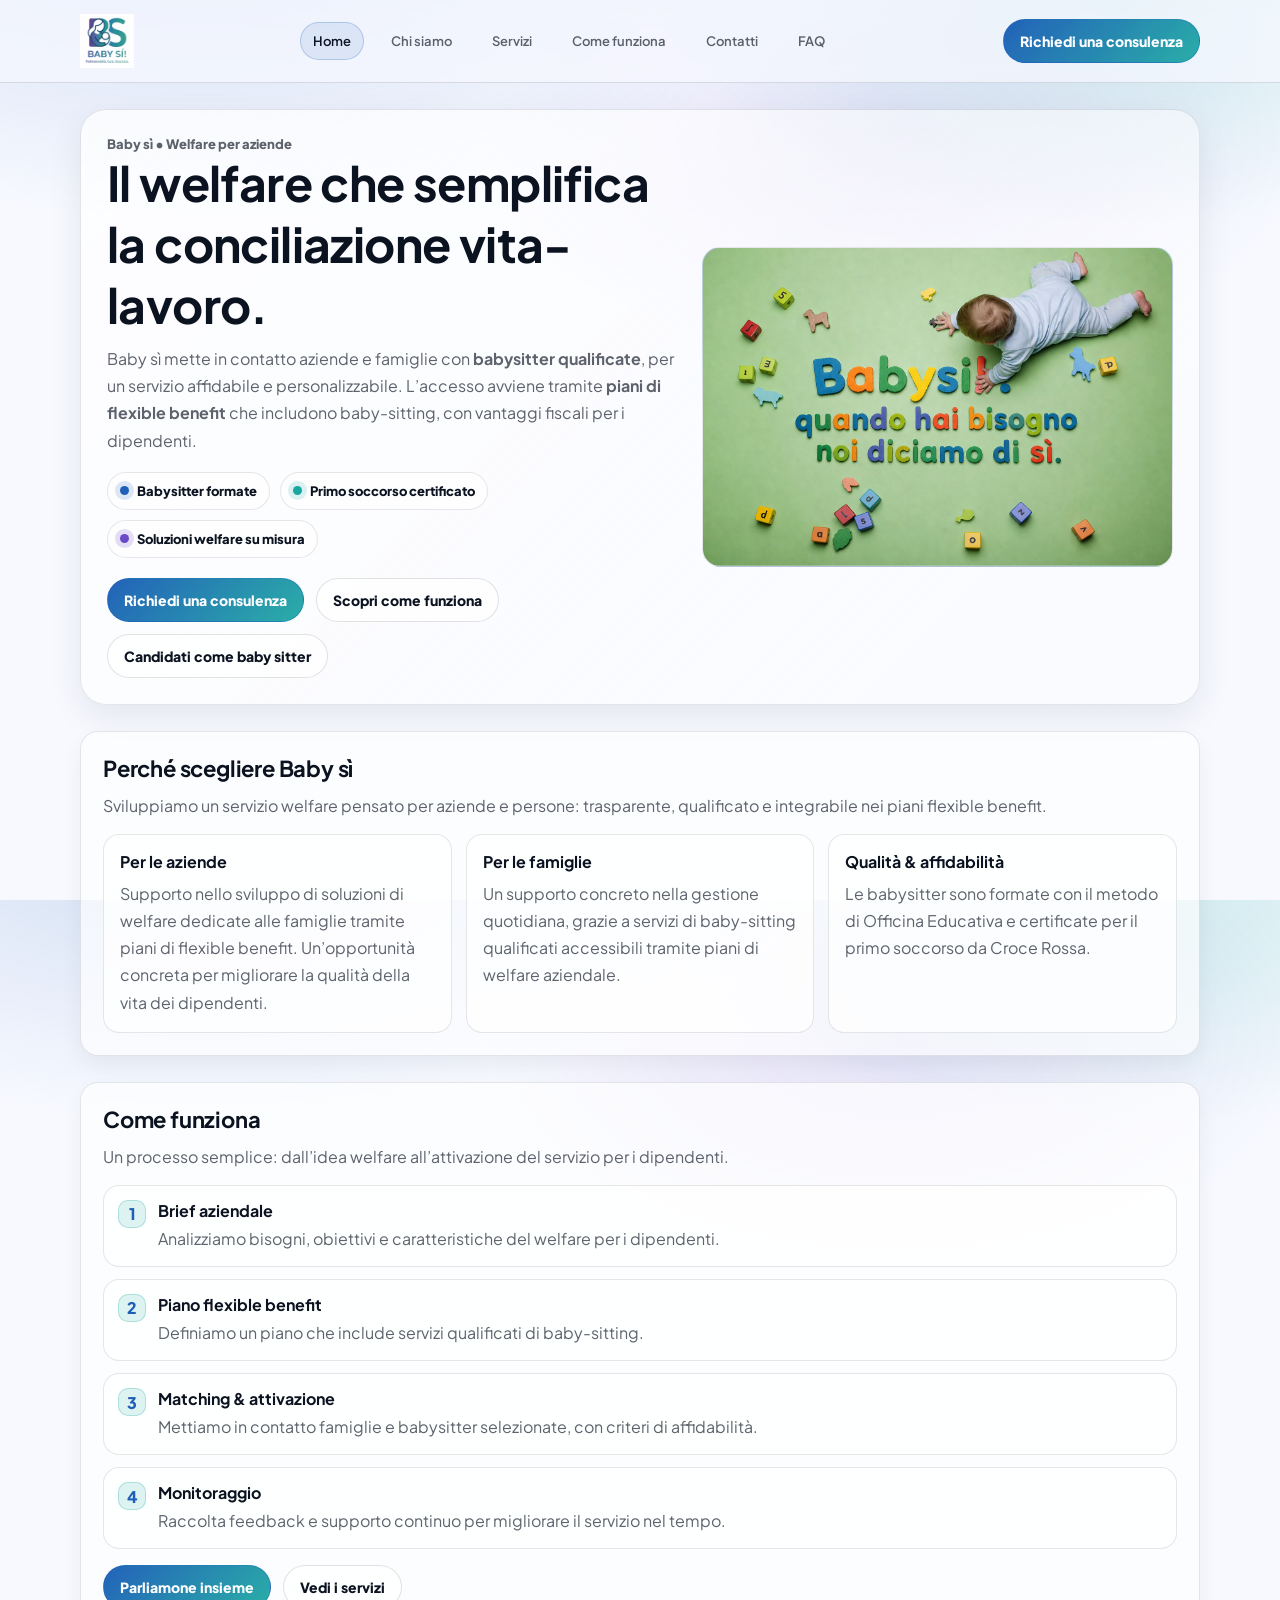
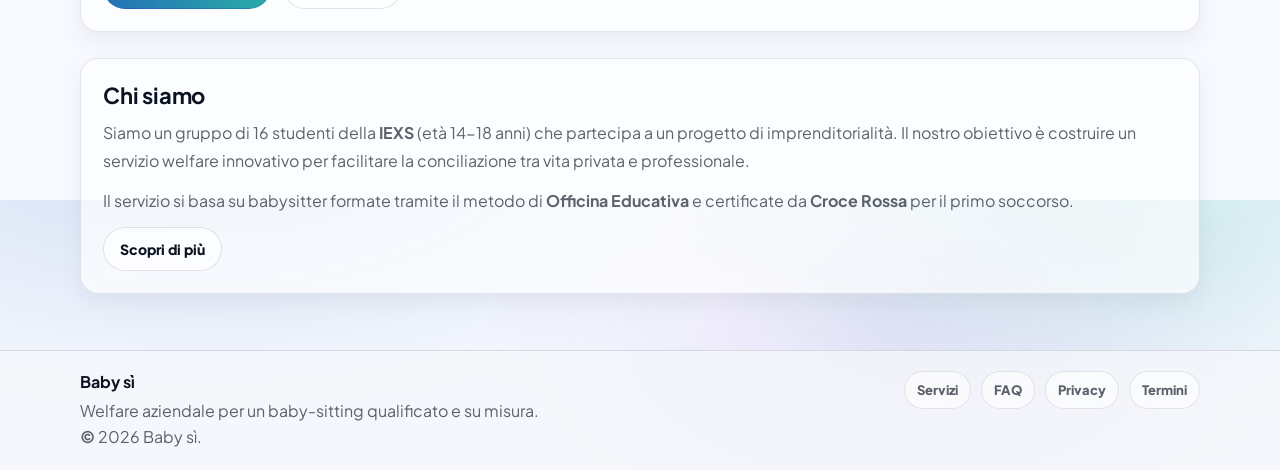
<file: index.html>
<!doctype html>
<html lang="it">
<head>
  <meta charset="utf-8" />
  <meta name="viewport" content="width=device-width, initial-scale=1" />
  <title>Baby sì - Welfare aziendale per babysitting qualificato</title>
  <link rel="preconnect" href="https://fonts.googleapis.com" />
  <link rel="preconnect" href="https://fonts.gstatic.com" crossorigin />
  <link href="https://fonts.googleapis.com/css2?family=Plus+Jakarta+Sans:wght@600;700;800;900&display=swap" rel="stylesheet" />
  <link rel="stylesheet" href="styles.css" />
</head>
<body>
  <header>
    <div class="container nav">
      <a class="brand" href="index.html" aria-label="Baby sì - Home">
        <div class="brand-mark">
          <img
            src="1.png"
            alt="Logo Baby sì"
          />
        </div>
        <div class="brand-title">
          <strong>Baby sì</strong>
          <span>Welfare aziendale per famiglie</span>
        </div>
      </a>

      <nav aria-label="Navigazione principale">
        <ul>
          <li><a id="home-link" href="index.html" aria-current="page">Home</a></li>
          <li><a id="chi-link" href="chi-siamo.html">Chi siamo</a></li>
          <li><a id="servizi-link" href="servizi.html">Servizi</a></li>
          <li><a id="come-link" href="come-funziona.html">Come funziona</a></li>
          <li><a id="contatti-link" href="contatti.html">Contatti</a></li>
          <li><a id="faq-link" href="faq.html">FAQ</a></li>
        </ul>
      </nav>

      <div class="cta-row">
        <a class="btn btn-primary" href="contatti.html">Richiedi una consulenza</a>
      </div>
    </div>
  </header>

  <main>
    <div class="container">
      <section class="hero" aria-label="Hero">
        <div class="hero-grid">
          <div>
            <div class="breadcrumbs">Baby sì • Welfare per aziende</div>
            <h1>Il welfare che semplifica la conciliazione vita-lavoro.</h1>
            <p>
              Baby sì mette in contatto aziende e famiglie con <strong>babysitter qualificate</strong>,
              per un servizio affidabile e personalizzabile. L’accesso avviene tramite <strong>piani di flexible benefit</strong>
              che includono baby-sitting, con vantaggi fiscali per i dipendenti.
            </p>

            <div class="tag-row" aria-label="Punti di forza">
              <span class="tag"><span class="dot"></span>Babysitter formate</span>
              <span class="tag"><span class="dot green"></span>Primo soccorso certificato</span>
              <span class="tag"><span class="dot amber"></span>Soluzioni welfare su misura</span>
            </div>

            <div style="display:flex; gap:12px; flex-wrap:wrap;">
              <a class="btn btn-primary" href="contatti.html">Richiedi una consulenza</a>
              <a class="btn" href="come-funziona.html">Scopri come funziona</a>
              <a class="btn" href="contatti.html#candidatura-babysitter">Candidati come baby sitter</a>
            </div>
          </div>

          <div class="hero-visual" aria-hidden="true">
            <img
              src="foto.png"
              alt="Bambini e giochi"
            />
          </div>
        </div>
      </section>

      <section class="section" aria-label="Perché Baby sì">
        <h2>Perché scegliere Baby sì</h2>
        <p>
          Sviluppiamo un servizio welfare pensato per aziende e persone: trasparente, qualificato e integrabile
          nei piani flexible benefit.
        </p>

        <div class="grid-3">
          <article class="card">
            <h3>Per le aziende</h3>
            <p>
              Supporto nello sviluppo di soluzioni di welfare dedicate alle famiglie tramite piani di flexible benefit.
              Un’opportunità concreta per migliorare la qualità della vita dei dipendenti.
            </p>
          </article>
          <article class="card">
            <h3>Per le famiglie</h3>
            <p>
              Un supporto concreto nella gestione quotidiana, grazie a servizi di baby-sitting qualificati
              accessibili tramite piani di welfare aziendale.
            </p>
          </article>
          <article class="card">
            <h3>Qualità & affidabilità</h3>
            <p>
              Le babysitter sono formate con il metodo di Officina Educativa e certificate per il primo soccorso
              da Croce Rossa.
            </p>
          </article>
        </div>
      </section>

      <section class="section" aria-label="Come funziona in breve">
        <h2>Come funziona</h2>
        <p>Un processo semplice: dall’idea welfare all’attivazione del servizio per i dipendenti.</p>
        <div class="list">
          <div class="list-item">
            <div class="check">1</div>
            <div>
              <h3>Brief aziendale</h3>
              <p>Analizziamo bisogni, obiettivi e caratteristiche del welfare per i dipendenti.</p>
            </div>
          </div>
          <div class="list-item">
            <div class="check">2</div>
            <div>
              <h3>Piano flexible benefit</h3>
              <p>Definiamo un piano che include servizi qualificati di baby-sitting.</p>
            </div>
          </div>
          <div class="list-item">
            <div class="check">3</div>
            <div>
              <h3>Matching & attivazione</h3>
              <p>Mettiamo in contatto famiglie e babysitter selezionate, con criteri di affidabilità.</p>
            </div>
          </div>
          <div class="list-item">
            <div class="check">4</div>
            <div>
              <h3>Monitoraggio</h3>
              <p>Raccolta feedback e supporto continuo per migliorare il servizio nel tempo.</p>
            </div>
          </div>
        </div>

        <div style="margin-top:16px; display:flex; gap:12px; flex-wrap:wrap;">
          <a class="btn btn-primary" href="contatti.html">Parliamone insieme</a>
          <a class="btn" href="servizi.html">Vedi i servizi</a>
        </div>
      </section>

      <section class="section" aria-label="Chi siamo">
        <h2>Chi siamo</h2>
        <p>
          Siamo un gruppo di 16 studenti della <strong>IEXS</strong> (età 14-18 anni) che partecipa a un progetto
          di imprenditorialità. Il nostro obiettivo è costruire un servizio welfare innovativo per facilitare
          la conciliazione tra vita privata e professionale.
        </p>
        <p>
          Il servizio si basa su babysitter formate tramite il metodo di <strong>Officina Educativa</strong> e certificate
          da <strong>Croce Rossa</strong> per il primo soccorso.
        </p>
        <a class="btn" href="chi-siamo.html">Scopri di più</a>
      </section>
    </div>
  </main>

  <footer>
    <div class="container footer-grid">
      <div>
        <strong>Baby sì</strong>
        <p>
          Welfare aziendale per un baby-sitting qualificato e su misura.
          <br />
          <span style="font-weight:800;">©</span> <span id="year"></span> Baby sì.
        </p>
      </div>
      <div class="footer-links" aria-label="Link utili">
        <a href="servizi.html">Servizi</a>
        <a href="faq.html">FAQ</a>
        <a href="privacy.html">Privacy</a>
        <a href="termini.html">Termini</a>
      </div>
    </div>
  </footer>

  <script defer src="app.js"></script>
  <script>
    // Piccolo helper per l'anno corrente.
    const y = document.getElementById("year");
    if(y) y.textContent = String(new Date().getFullYear());
  </script>
</body>
</html>
</file>
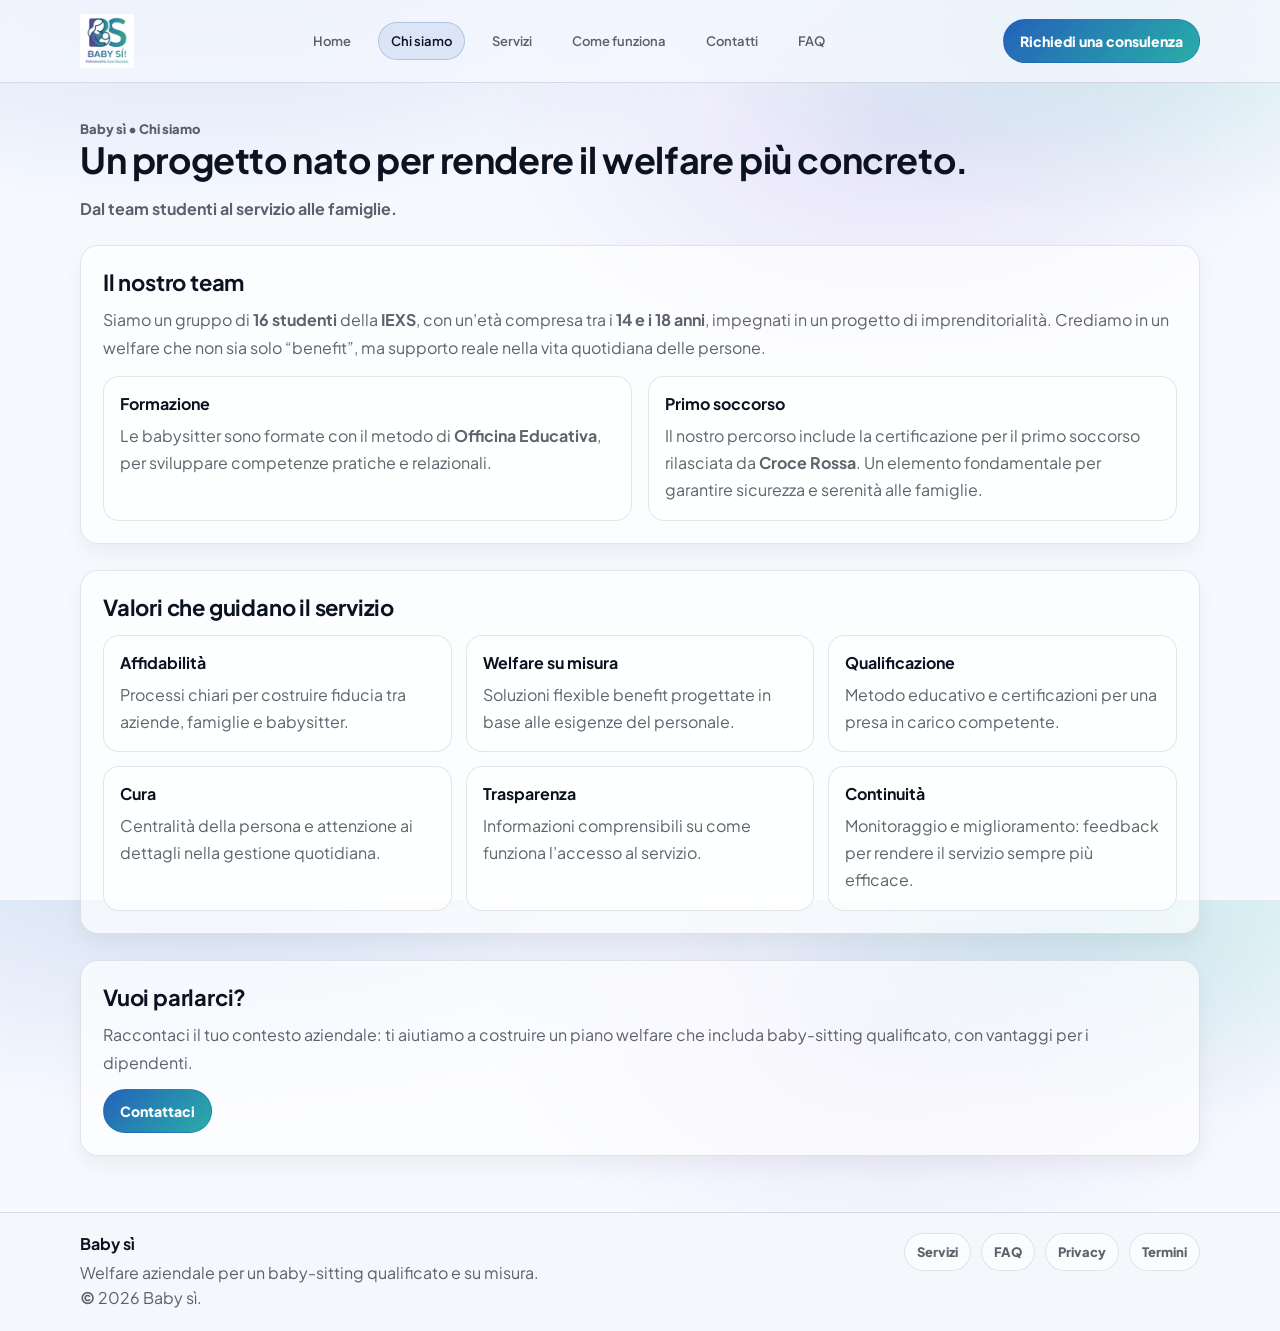
<file: chi-siamo.html>
<!doctype html>
<html lang="it">
<head>
  <meta charset="utf-8" />
  <meta name="viewport" content="width=device-width, initial-scale=1" />
  <title>Chi siamo - Baby sì</title>
  <link rel="preconnect" href="https://fonts.googleapis.com" />
  <link rel="preconnect" href="https://fonts.gstatic.com" crossorigin />
  <link href="https://fonts.googleapis.com/css2?family=Plus+Jakarta+Sans:wght@600;700;800;900&display=swap" rel="stylesheet" />
  <link rel="stylesheet" href="styles.css" />
</head>
<body>
  <header>
    <div class="container nav">
      <a class="brand" href="index.html" aria-label="Baby sì - Home">
        <div class="brand-mark">
          <img
            src="1.png"
            alt="Logo Baby sì"
          />
        </div>
        <div class="brand-title">
          <strong>Baby sì</strong>
          <span>Welfare aziendale per famiglie</span>
        </div>
      </a>

      <nav aria-label="Navigazione principale">
        <ul>
          <li><a id="home-link" href="index.html">Home</a></li>
          <li><a id="chi-link" href="chi-siamo.html" aria-current="page">Chi siamo</a></li>
          <li><a id="servizi-link" href="servizi.html">Servizi</a></li>
          <li><a id="come-link" href="come-funziona.html">Come funziona</a></li>
          <li><a id="contatti-link" href="contatti.html">Contatti</a></li>
          <li><a id="faq-link" href="faq.html">FAQ</a></li>
        </ul>
      </nav>

      <div class="cta-row">
        <a class="btn btn-primary" href="contatti.html">Richiedi una consulenza</a>
      </div>
    </div>
  </header>

  <main>
    <div class="container">
      <div class="page-title">
        <div>
          <div class="breadcrumbs">Baby sì • Chi siamo</div>
          <h1>Un progetto nato per rendere il welfare più concreto.</h1>
        </div>
        <p>Dal team studenti al servizio alle famiglie.</p>
      </div>

      <section class="section">
        <h2>Il nostro team</h2>
        <p>
          Siamo un gruppo di <strong>16 studenti</strong> della <strong>IEXS</strong>, con un’età compresa tra i
          <strong>14 e i 18 anni</strong>, impegnati in un progetto di imprenditorialità.
          Crediamo in un welfare che non sia solo “benefit”, ma supporto reale nella vita quotidiana delle persone.
        </p>

        <div class="two-col">
          <article class="card">
            <h3>Formazione</h3>
            <p>
              Le babysitter sono formate con il metodo di <strong>Officina Educativa</strong>, per sviluppare
              competenze pratiche e relazionali.
            </p>
          </article>
          <article class="card">
            <h3>Primo soccorso</h3>
            <p>
              Il nostro percorso include la certificazione per il primo soccorso rilasciata da <strong>Croce Rossa</strong>.
              Un elemento fondamentale per garantire sicurezza e serenità alle famiglie.
            </p>
          </article>
        </div>
      </section>

      <section class="section">
        <h2>Valori che guidano il servizio</h2>
        <div class="grid-3">
          <article class="card">
            <h3>Affidabilità</h3>
            <p>Processi chiari per costruire fiducia tra aziende, famiglie e babysitter.</p>
          </article>
          <article class="card">
            <h3>Welfare su misura</h3>
            <p>Soluzioni flexible benefit progettate in base alle esigenze del personale.</p>
          </article>
          <article class="card">
            <h3>Qualificazione</h3>
            <p>Metodo educativo e certificazioni per una presa in carico competente.</p>
          </article>
          <article class="card">
            <h3>Cura</h3>
            <p>Centralità della persona e attenzione ai dettagli nella gestione quotidiana.</p>
          </article>
          <article class="card">
            <h3>Trasparenza</h3>
            <p>Informazioni comprensibili su come funziona l’accesso al servizio.</p>
          </article>
          <article class="card">
            <h3>Continuità</h3>
            <p>Monitoraggio e miglioramento: feedback per rendere il servizio sempre più efficace.</p>
          </article>
        </div>
      </section>

      <section class="section">
        <h2>Vuoi parlarci?</h2>
        <p>
          Raccontaci il tuo contesto aziendale: ti aiutiamo a costruire un piano welfare che includa baby-sitting
          qualificato, con vantaggi per i dipendenti.
        </p>
        <a class="btn btn-primary" href="contatti.html">Contattaci</a>
      </section>
    </div>
  </main>

  <footer>
    <div class="container footer-grid">
      <div>
        <strong>Baby sì</strong>
        <p>
          Welfare aziendale per un baby-sitting qualificato e su misura.
          <br />
          <span style="font-weight:800;">©</span> <span id="year"></span> Baby sì.
        </p>
      </div>
      <div class="footer-links" aria-label="Link utili">
        <a href="servizi.html">Servizi</a>
        <a href="faq.html">FAQ</a>
        <a href="privacy.html">Privacy</a>
        <a href="termini.html">Termini</a>
      </div>
    </div>
  </footer>

  <script defer src="app.js"></script>
  <script>
    const y = document.getElementById("year");
    if(y) y.textContent = String(new Date().getFullYear());
  </script>
</body>
</html>
</file>
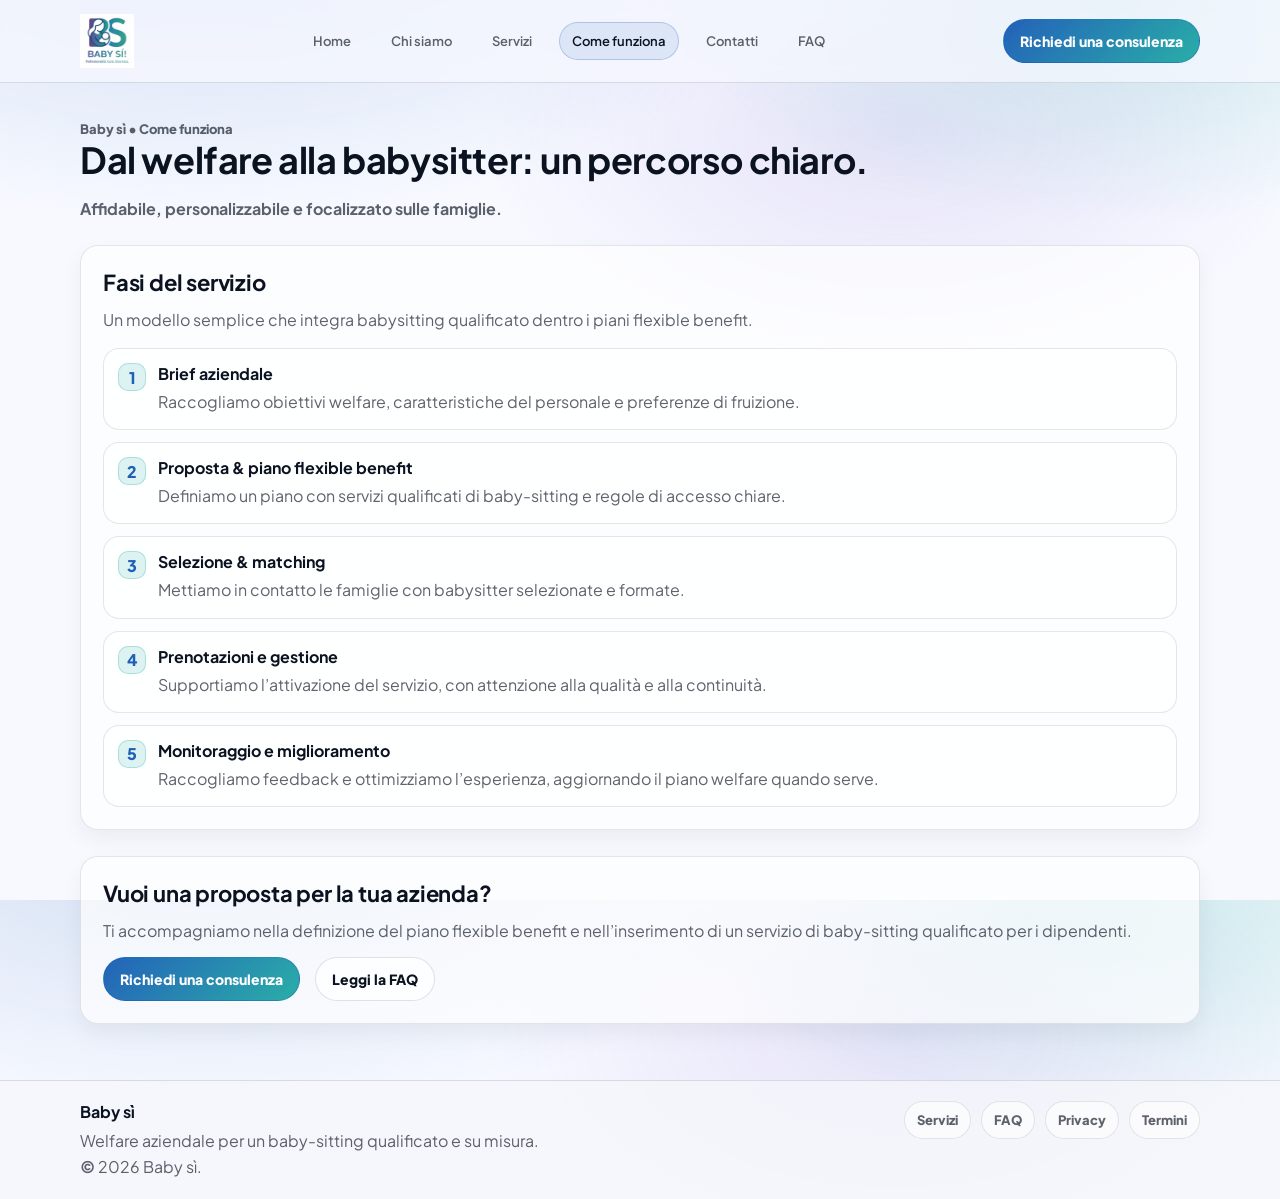
<file: come-funziona.html>
<!doctype html>
<html lang="it">
<head>
  <meta charset="utf-8" />
  <meta name="viewport" content="width=device-width, initial-scale=1" />
  <title>Come funziona - Baby sì</title>
  <link rel="preconnect" href="https://fonts.googleapis.com" />
  <link rel="preconnect" href="https://fonts.gstatic.com" crossorigin />
  <link href="https://fonts.googleapis.com/css2?family=Plus+Jakarta+Sans:wght@600;700;800;900&display=swap" rel="stylesheet" />
  <link rel="stylesheet" href="styles.css" />
</head>
<body>
  <header>
    <div class="container nav">
      <a class="brand" href="index.html" aria-label="Baby sì - Home">
        <div class="brand-mark">
          <img
            src=1.png
            alt="Logo Baby sì"
          />
        </div>
        <div class="brand-title">
          <strong>Baby sì</strong>
          <span>Welfare aziendale per famiglie</span>
        </div>
      </a>

      <nav aria-label="Navigazione principale">
        <ul>
          <li><a id="home-link" href="index.html">Home</a></li>
          <li><a id="chi-link" href="chi-siamo.html">Chi siamo</a></li>
          <li><a id="servizi-link" href="servizi.html">Servizi</a></li>
          <li><a id="come-link" href="come-funziona.html" aria-current="page">Come funziona</a></li>
          <li><a id="contatti-link" href="contatti.html">Contatti</a></li>
          <li><a id="faq-link" href="faq.html">FAQ</a></li>
        </ul>
      </nav>

      <div class="cta-row">
        <a class="btn btn-primary" href="contatti.html">Richiedi una consulenza</a>
      </div>
    </div>
  </header>

  <main>
    <div class="container">
      <div class="page-title">
        <div>
          <div class="breadcrumbs">Baby sì • Come funziona</div>
          <h1>Dal welfare alla babysitter: un percorso chiaro.</h1>
        </div>
        <p>Affidabile, personalizzabile e focalizzato sulle famiglie.</p>
      </div>

      <section class="section">
        <h2>Fasi del servizio</h2>
        <p>Un modello semplice che integra babysitting qualificato dentro i piani flexible benefit.</p>
        <div class="list">
          <div class="list-item">
            <div class="check">1</div>
            <div>
              <h3>Brief aziendale</h3>
              <p>Raccogliamo obiettivi welfare, caratteristiche del personale e preferenze di fruizione.</p>
            </div>
          </div>
          <div class="list-item">
            <div class="check">2</div>
            <div>
              <h3>Proposta & piano flexible benefit</h3>
              <p>Definiamo un piano con servizi qualificati di baby-sitting e regole di accesso chiare.</p>
            </div>
          </div>
          <div class="list-item">
            <div class="check">3</div>
            <div>
              <h3>Selezione & matching</h3>
              <p>Mettiamo in contatto le famiglie con babysitter selezionate e formate.</p>
            </div>
          </div>
          <div class="list-item">
            <div class="check">4</div>
            <div>
              <h3>Prenotazioni e gestione</h3>
              <p>Supportiamo l’attivazione del servizio, con attenzione alla qualità e alla continuità.</p>
            </div>
          </div>
          <div class="list-item">
            <div class="check">5</div>
            <div>
              <h3>Monitoraggio e miglioramento</h3>
              <p>Raccogliamo feedback e ottimizziamo l’esperienza, aggiornando il piano welfare quando serve.</p>
            </div>
          </div>
        </div>
      </section>

      <section class="section">
        <h2>Vuoi una proposta per la tua azienda?</h2>
        <p>
          Ti accompagniamo nella definizione del piano flexible benefit e nell’inserimento di un servizio
          di baby-sitting qualificato per i dipendenti.
        </p>
        <a class="btn btn-primary" href="contatti.html">Richiedi una consulenza</a>
        <a class="btn" href="faq.html" style="margin-left:12px;">Leggi la FAQ</a>
      </section>
    </div>
  </main>

  <footer>
    <div class="container footer-grid">
      <div>
        <strong>Baby sì</strong>
        <p>
          Welfare aziendale per un baby-sitting qualificato e su misura.
          <br />
          <span style="font-weight:800;">©</span> <span id="year"></span> Baby sì.
        </p>
      </div>
      <div class="footer-links" aria-label="Link utili">
        <a href="servizi.html">Servizi</a>
        <a href="faq.html">FAQ</a>
        <a href="privacy.html">Privacy</a>
        <a href="termini.html">Termini</a>
      </div>
    </div>
  </footer>

  <script defer src="app.js"></script>
  <script>
    const y = document.getElementById("year");
    if(y) y.textContent = String(new Date().getFullYear());
  </script>
</body>
</html>
</file>
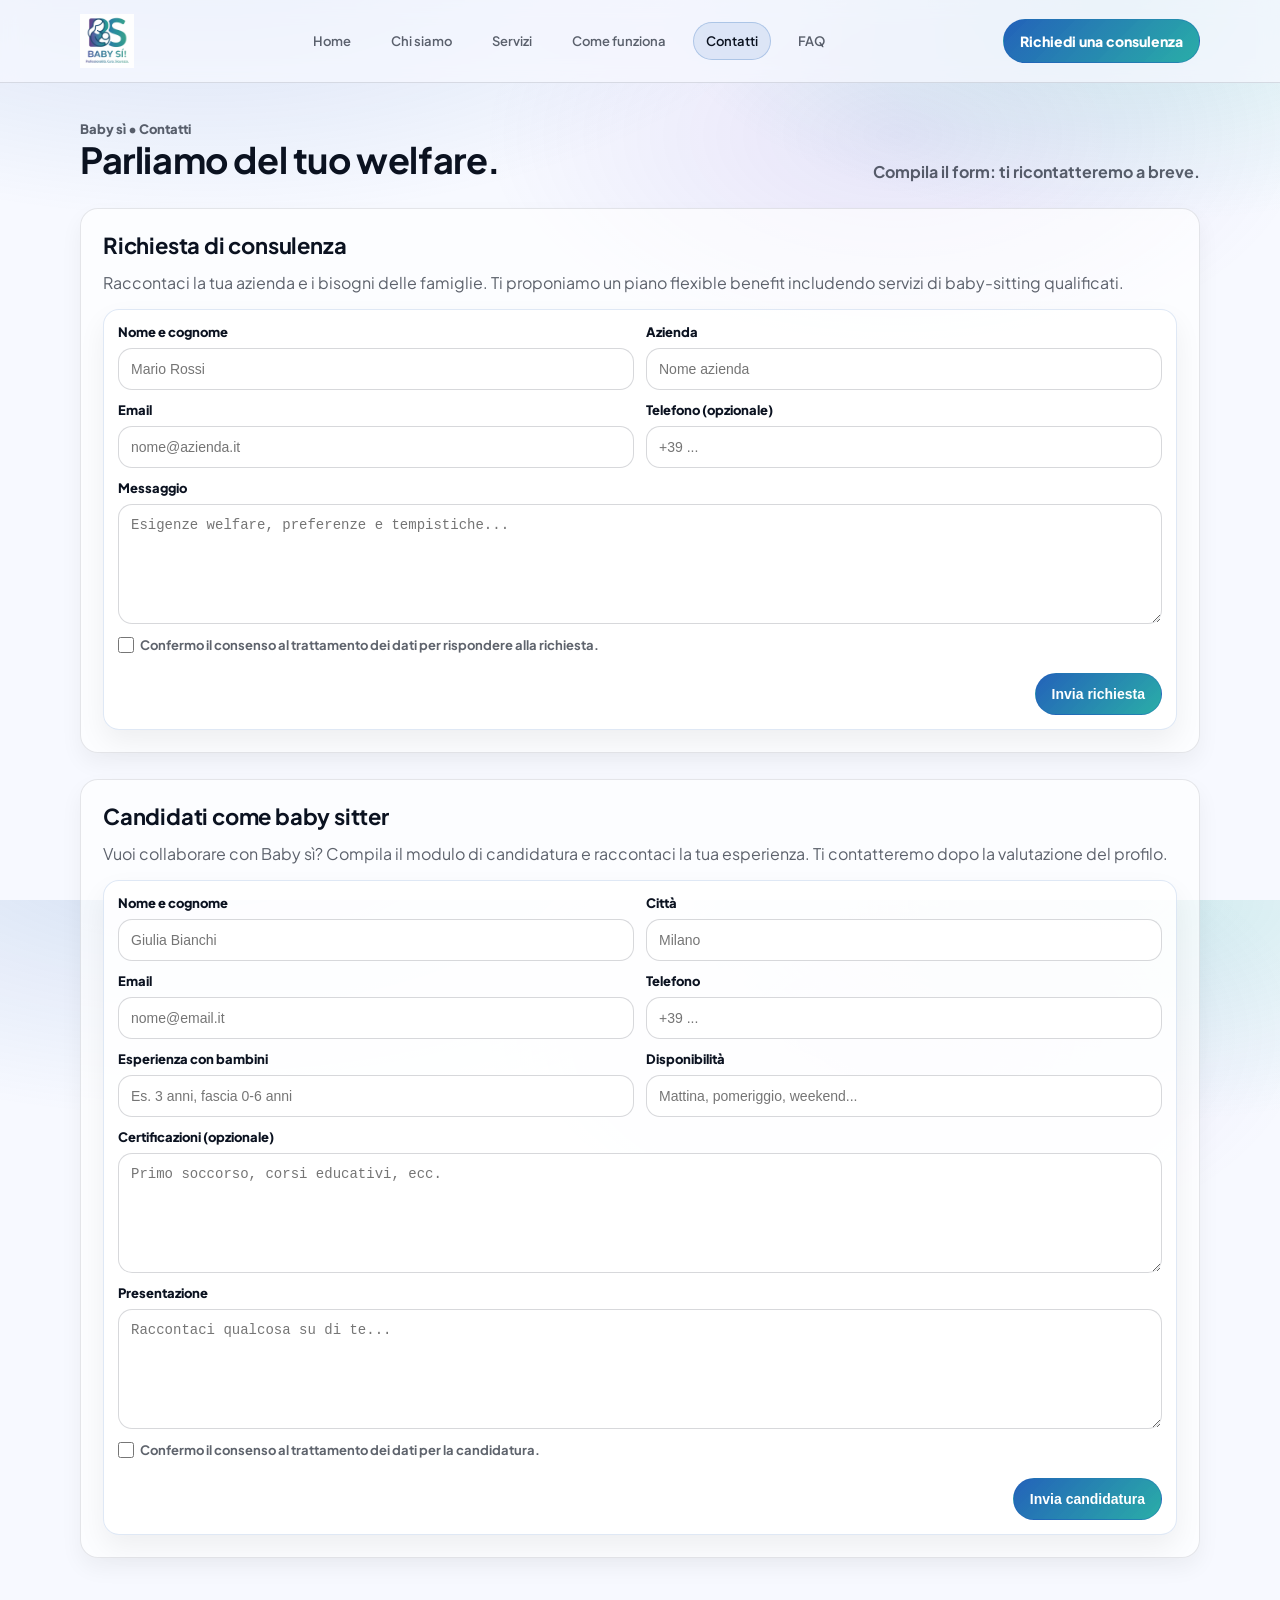
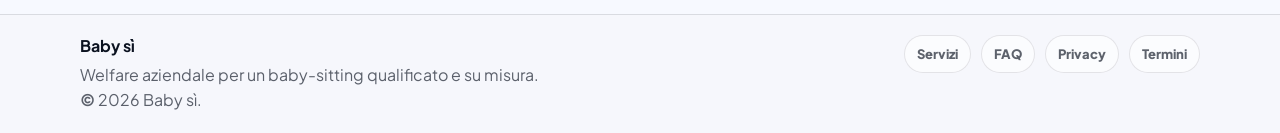
<file: contatti.html>
<!doctype html>
<html lang="it">
<head>
  <meta charset="utf-8" />
  <meta name="viewport" content="width=device-width, initial-scale=1" />
  <title>Contatti - Baby sì</title>
  <link rel="preconnect" href="https://fonts.googleapis.com" />
  <link rel="preconnect" href="https://fonts.gstatic.com" crossorigin />
  <link href="https://fonts.googleapis.com/css2?family=Plus+Jakarta+Sans:wght@600;700;800;900&display=swap" rel="stylesheet" />
  <link rel="stylesheet" href="styles.css" />
</head>
<body>
  <header>
    <div class="container nav">
      <a class="brand" href="index.html" aria-label="Baby sì - Home">
        <div class="brand-mark">
          <img
            src="1.png"
            alt="Logo Baby sì"
          />
        </div>
        <div class="brand-title">
          <strong>Baby sì</strong>
          <span>Welfare aziendale per famiglie</span>
        </div>
      </a>

      <nav aria-label="Navigazione principale">
        <ul>
          <li><a id="home-link" href="index.html">Home</a></li>
          <li><a id="chi-link" href="chi-siamo.html">Chi siamo</a></li>
          <li><a id="servizi-link" href="servizi.html">Servizi</a></li>
          <li><a id="come-link" href="come-funziona.html">Come funziona</a></li>
          <li><a id="contatti-link" href="contatti.html" aria-current="page">Contatti</a></li>
          <li><a id="faq-link" href="faq.html">FAQ</a></li>
        </ul>
      </nav>

      <div class="cta-row">
        <a class="btn btn-primary" href="#contact-form">Richiedi una consulenza</a>
      </div>
    </div>
  </header>

  <main>
    <div class="container">
      <div class="page-title">
        <div>
          <div class="breadcrumbs">Baby sì • Contatti</div>
          <h1>Parliamo del tuo welfare.</h1>
        </div>
        <p>Compila il form: ti ricontatteremo a breve.</p>
      </div>

      <section class="section" aria-label="Modulo contatti">
        <h2>Richiesta di consulenza</h2>
        <p>
          Raccontaci la tua azienda e i bisogni delle famiglie. Ti proponiamo un piano flexible benefit
          includendo servizi di baby-sitting qualificati.
        </p>

        <form id="contact-form">
          <label>
            Nome e cognome
            <input type="text" name="name" placeholder="Mario Rossi" required />
          </label>
          <label>
            Azienda
            <input type="text" name="company" placeholder="Nome azienda" required />
          </label>

          <label>
            Email
            <input type="email" name="email" placeholder="nome@azienda.it" required />
          </label>
          <label>
            Telefono (opzionale)
            <input type="tel" name="phone" placeholder="+39 ..." />
          </label>

          <label style="grid-column: 1 / -1;">
            Messaggio
            <textarea name="message" placeholder="Esigenze welfare, preferenze e tempistiche..." required></textarea>
          </label>

          <label class="consent-row" style="grid-column: 1 / -1;">
            <input type="checkbox" name="consent" />
            <span>Confermo il consenso al trattamento dei dati per rispondere alla richiesta.</span>
          </label>

          <div class="form-actions">
            <button class="btn btn-primary" type="submit">Invia richiesta</button>
          </div>

          <div id="contact-status" class="error" aria-live="polite" style="grid-column: 1 / -1; display:none;"></div>
        </form>
      </section>

      <section id="candidatura-babysitter" class="section" aria-label="Candidatura babysitter">
        <h2>Candidati come baby sitter</h2>
        <p>
          Vuoi collaborare con Baby sì? Compila il modulo di candidatura e raccontaci la tua esperienza.
          Ti contatteremo dopo la valutazione del profilo.
        </p>

        <form id="babysitter-form">
          <label>
            Nome e cognome
            <input type="text" name="name" placeholder="Giulia Bianchi" required />
          </label>
          <label>
            Città
            <input type="text" name="city" placeholder="Milano" required />
          </label>

          <label>
            Email
            <input type="email" name="email" placeholder="nome@email.it" required />
          </label>
          <label>
            Telefono
            <input type="tel" name="phone" placeholder="+39 ..." required />
          </label>

          <label>
            Esperienza con bambini
            <input type="text" name="experience" placeholder="Es. 3 anni, fascia 0-6 anni" required />
          </label>
          <label>
            Disponibilità
            <input type="text" name="availability" placeholder="Mattina, pomeriggio, weekend..." required />
          </label>

          <label style="grid-column: 1 / -1;">
            Certificazioni (opzionale)
            <textarea name="certifications" placeholder="Primo soccorso, corsi educativi, ecc."></textarea>
          </label>

          <label style="grid-column: 1 / -1;">
            Presentazione
            <textarea name="message" placeholder="Raccontaci qualcosa su di te..." required></textarea>
          </label>

          <label class="consent-row" style="grid-column: 1 / -1;">
            <input type="checkbox" name="consent" />
            <span>Confermo il consenso al trattamento dei dati per la candidatura.</span>
          </label>

          <div class="form-actions">
            <button class="btn btn-primary" type="submit">Invia candidatura</button>
          </div>

          <div id="babysitter-status" class="error" aria-live="polite" style="grid-column: 1 / -1; display:none;"></div>
        </form>
      </section>
    </div>
  </main>

  <footer>
    <div class="container footer-grid">
      <div>
        <strong>Baby sì</strong>
        <p>
          Welfare aziendale per un baby-sitting qualificato e su misura.
          <br />
          <span style="font-weight:800;">©</span> <span id="year"></span> Baby sì.
        </p>
      </div>
      <div class="footer-links" aria-label="Link utili">
        <a href="servizi.html">Servizi</a>
        <a href="faq.html">FAQ</a>
        <a href="privacy.html">Privacy</a>
        <a href="termini.html">Termini</a>
      </div>
    </div>
  </footer>

  <script defer src="app.js"></script>
  <script>
    const y = document.getElementById("year");
    if(y) y.textContent = String(new Date().getFullYear());
  </script>
</body>
</html>
</file>
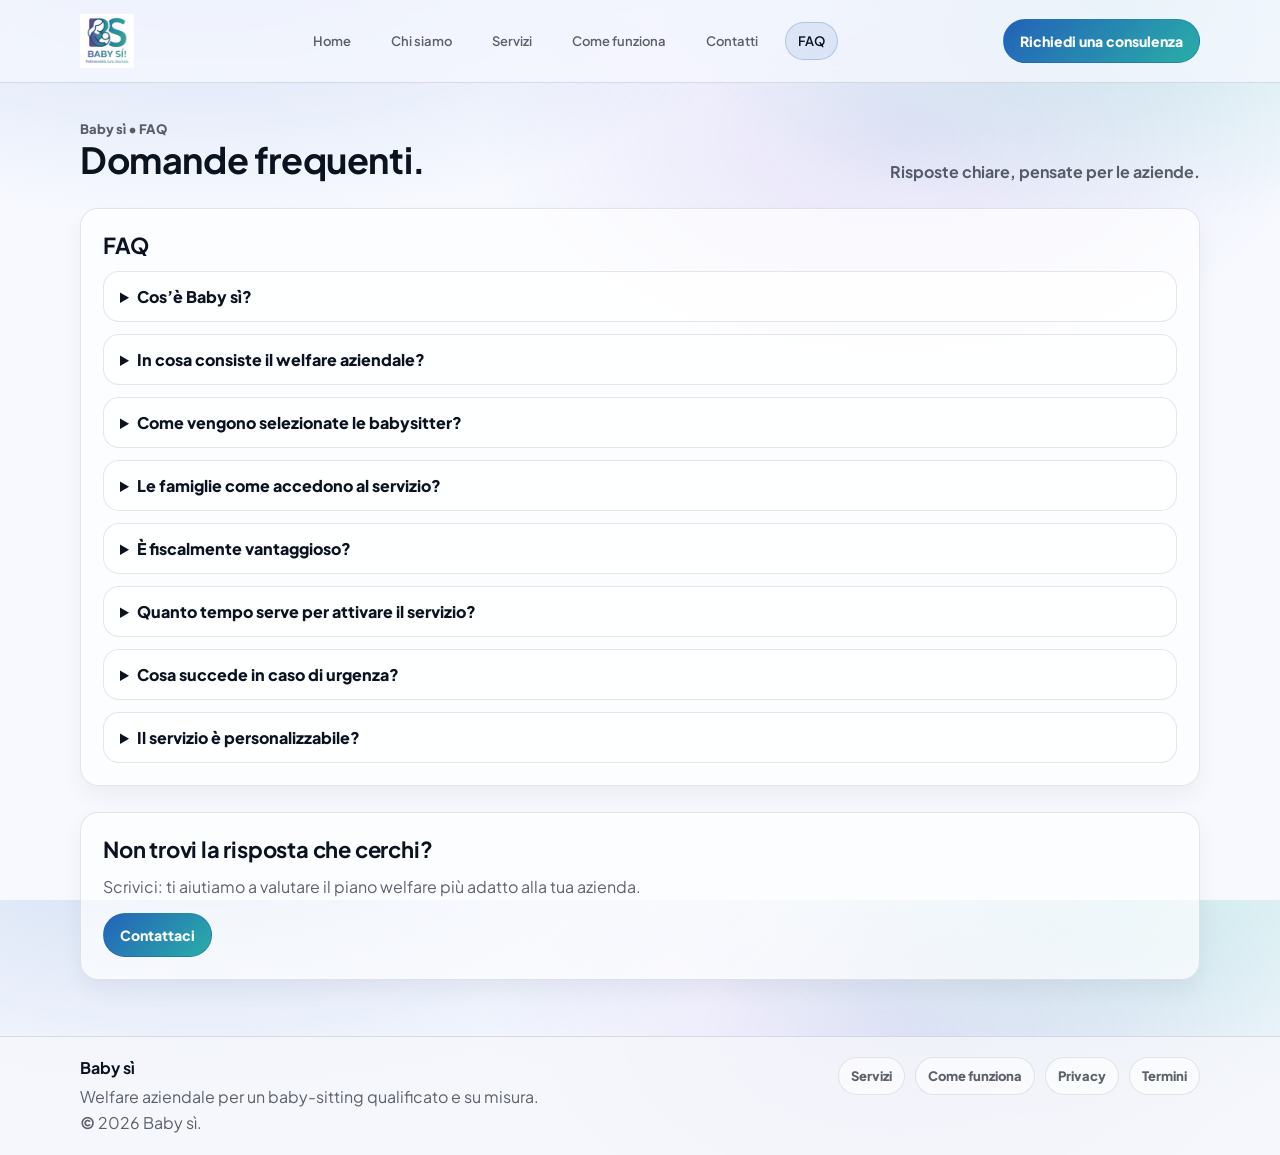
<file: faq.html>
<!doctype html>
<html lang="it">
<head>
  <meta charset="utf-8" />
  <meta name="viewport" content="width=device-width, initial-scale=1" />
  <title>FAQ - Baby sì</title>
  <link rel="preconnect" href="https://fonts.googleapis.com" />
  <link rel="preconnect" href="https://fonts.gstatic.com" crossorigin />
  <link href="https://fonts.googleapis.com/css2?family=Plus+Jakarta+Sans:wght@600;700;800;900&display=swap" rel="stylesheet" />
  <link rel="stylesheet" href="styles.css" />
</head>
<body>
  <header>
    <div class="container nav">
      <a class="brand" href="index.html" aria-label="Baby sì - Home">
        <div class="brand-mark">
          <img
            src="1.png"
            alt="Logo Baby sì"
          />
        </div>
        <div class="brand-title">
          <strong>Baby sì</strong>
          <span>Welfare aziendale per famiglie</span>
        </div>
      </a>

      <nav aria-label="Navigazione principale">
        <ul>
          <li><a id="home-link" href="index.html">Home</a></li>
          <li><a id="chi-link" href="chi-siamo.html">Chi siamo</a></li>
          <li><a id="servizi-link" href="servizi.html">Servizi</a></li>
          <li><a id="come-link" href="come-funziona.html">Come funziona</a></li>
          <li><a id="contatti-link" href="contatti.html">Contatti</a></li>
          <li><a id="faq-link" href="faq.html" aria-current="page">FAQ</a></li>
        </ul>
      </nav>

      <div class="cta-row">
        <a class="btn btn-primary" href="contatti.html">Richiedi una consulenza</a>
      </div>
    </div>
  </header>

  <main>
    <div class="container">
      <div class="page-title">
        <div>
          <div class="breadcrumbs">Baby sì • FAQ</div>
          <h1>Domande frequenti.</h1>
        </div>
        <p>Risposte chiare, pensate per le aziende.</p>
      </div>

      <section class="section faq" aria-label="Sezione FAQ">
        <h2>FAQ</h2>

        <details>
          <summary>Cos’è Baby sì?</summary>
          <p>
            Baby sì è un servizio welfare che mette in contatto <strong>famiglie</strong> e
            <strong>babysitter qualificate</strong> tramite piani di flexible benefit pensati per le aziende.
          </p>
        </details>

        <details>
          <summary>In cosa consiste il welfare aziendale?</summary>
          <p>
            Aiutiamo le aziende nello sviluppo di soluzioni di welfare dedicate alle famiglie, attraverso
            piani di flexible benefit che includono servizi qualificati di baby-sitting.
          </p>
        </details>

        <details>
          <summary>Come vengono selezionate le babysitter?</summary>
          <p>
            Le babysitter del network sono formate tramite il metodo di <strong>Officina Educativa</strong>
            e seguono un percorso formativo che include certificazione per il primo soccorso rilasciata da
            <strong>Croce Rossa</strong>.
          </p>
        </details>

        <details>
          <summary>Le famiglie come accedono al servizio?</summary>
          <p>
            L’accesso avviene tramite il piano welfare aziendale: i dipendenti possono richiedere il servizio
            secondo le regole definite nel piano flexible benefit.
          </p>
        </details>

        <details>
          <summary>È fiscalmente vantaggioso?</summary>
          <p>
            Il servizio si inserisce in piani flexible benefit. Le modalità fiscali dipendono dalla normativa applicabile:
            per dettagli e conferme, ti consigliamo di confrontarti con i referenti aziendali competenti.
          </p>
        </details>

        <details>
          <summary>Quanto tempo serve per attivare il servizio?</summary>
          <p>
            In genere si parte con un brief, si definisce il piano flexible benefit e poi si passa al matching:
            la tempistica finale dipende dalla complessità del piano e dalle esigenze dell’azienda.
          </p>
        </details>

        <details>
          <summary>Cosa succede in caso di urgenza?</summary>
          <p>
            Le babysitter seguono un percorso formativo comprensivo del primo soccorso. Durante la gestione,
            applichiamo procedure di sicurezza e supporto per garantire una risposta tempestiva.
          </p>
        </details>

        <details>
          <summary>Il servizio è personalizzabile?</summary>
          <p>
            Sì. Supportiamo le aziende nella definizione del piano, adattando criteri, processi di richiesta e
            livello di servizi inclusi per meglio rispondere alle esigenze del personale.
          </p>
        </details>
      </section>

      <section class="section">
        <h2>Non trovi la risposta che cerchi?</h2>
        <p>Scrivici: ti aiutiamo a valutare il piano welfare più adatto alla tua azienda.</p>
        <a class="btn btn-primary" href="contatti.html">Contattaci</a>
      </section>
    </div>
  </main>

  <footer>
    <div class="container footer-grid">
      <div>
        <strong>Baby sì</strong>
        <p>
          Welfare aziendale per un baby-sitting qualificato e su misura.
          <br />
          <span style="font-weight:800;">©</span> <span id="year"></span> Baby sì.
        </p>
      </div>
      <div class="footer-links" aria-label="Link utili">
        <a href="servizi.html">Servizi</a>
        <a href="come-funziona.html">Come funziona</a>
        <a href="privacy.html">Privacy</a>
        <a href="termini.html">Termini</a>
      </div>
    </div>
  </footer>

  <script defer src="app.js"></script>
  <script>
    const y = document.getElementById("year");
    if(y) y.textContent = String(new Date().getFullYear());
  </script>
</body>
</html>
</file>
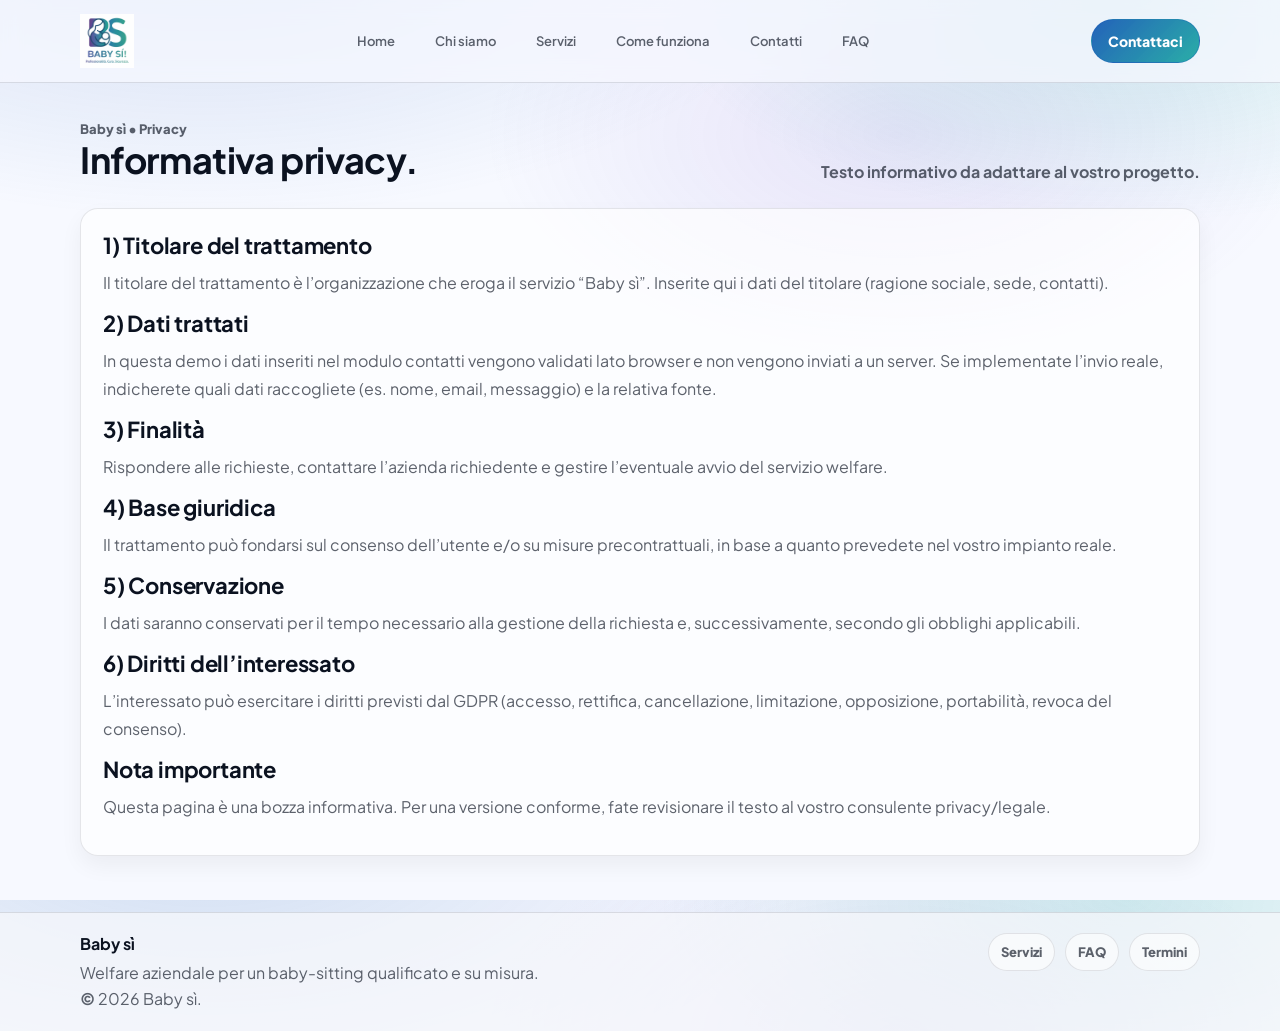
<file: privacy.html>
<!doctype html>
<html lang="it">
<head>
  <meta charset="utf-8" />
  <meta name="viewport" content="width=device-width, initial-scale=1" />
  <title>Privacy - Baby sì</title>
  <link rel="preconnect" href="https://fonts.googleapis.com" />
  <link rel="preconnect" href="https://fonts.gstatic.com" crossorigin />
  <link href="https://fonts.googleapis.com/css2?family=Plus+Jakarta+Sans:wght@600;700;800;900&display=swap" rel="stylesheet" />
  <link rel="stylesheet" href="styles.css" />
</head>
<body>
  <header>
    <div class="container nav">
      <a class="brand" href="index.html" aria-label="Baby sì - Home">
        <div class="brand-mark">
          <img
            src="1.png"
            alt="Logo Baby sì"
          />
        </div>
        <div class="brand-title">
          <strong>Baby sì</strong>
          <span>Welfare aziendale per famiglie</span>
        </div>
      </a>

      <nav aria-label="Navigazione principale">
        <ul>
          <li><a id="home-link" href="index.html">Home</a></li>
          <li><a id="chi-link" href="chi-siamo.html">Chi siamo</a></li>
          <li><a id="servizi-link" href="servizi.html">Servizi</a></li>
          <li><a id="come-link" href="come-funziona.html">Come funziona</a></li>
          <li><a id="contatti-link" href="contatti.html">Contatti</a></li>
          <li><a id="faq-link" href="faq.html">FAQ</a></li>
        </ul>
      </nav>

      <div class="cta-row">
        <a class="btn btn-primary" href="contatti.html">Contattaci</a>
      </div>
    </div>
  </header>

  <main>
    <div class="container">
      <div class="page-title">
        <div>
          <div class="breadcrumbs">Baby sì • Privacy</div>
          <h1>Informativa privacy.</h1>
        </div>
        <p>Testo informativo da adattare al vostro progetto.</p>
      </div>

      <section class="section" aria-label="Informativa privacy">
        <h2>1) Titolare del trattamento</h2>
        <p>
          Il titolare del trattamento è l’organizzazione che eroga il servizio “Baby sì”. Inserite qui i dati del
          titolare (ragione sociale, sede, contatti).
        </p>

        <h2>2) Dati trattati</h2>
        <p>
          In questa demo i dati inseriti nel modulo contatti vengono validati lato browser e non vengono inviati a un server.
          Se implementate l’invio reale, indicherete quali dati raccogliete (es. nome, email, messaggio) e la relativa fonte.
        </p>

        <h2>3) Finalità</h2>
        <p>
          Rispondere alle richieste, contattare l’azienda richiedente e gestire l’eventuale avvio del servizio welfare.
        </p>

        <h2>4) Base giuridica</h2>
        <p>
          Il trattamento può fondarsi sul consenso dell’utente e/o su misure precontrattuali, in base a quanto prevedete nel vostro
          impianto reale.
        </p>

        <h2>5) Conservazione</h2>
        <p>
          I dati saranno conservati per il tempo necessario alla gestione della richiesta e, successivamente, secondo gli obblighi
          applicabili.
        </p>

        <h2>6) Diritti dell’interessato</h2>
        <p>
          L’interessato può esercitare i diritti previsti dal GDPR (accesso, rettifica, cancellazione, limitazione, opposizione,
          portabilità, revoca del consenso).
        </p>

        <h2>Nota importante</h2>
        <p>
          Questa pagina è una bozza informativa. Per una versione conforme, fate revisionare il testo al vostro consulente privacy/legale.
        </p>
      </section>
    </div>
  </main>

  <footer>
    <div class="container footer-grid">
      <div>
        <strong>Baby sì</strong>
        <p>
          Welfare aziendale per un baby-sitting qualificato e su misura.
          <br />
          <span style="font-weight:800;">©</span> <span id="year"></span> Baby sì.
        </p>
      </div>
      <div class="footer-links" aria-label="Link utili">
        <a href="servizi.html">Servizi</a>
        <a href="faq.html">FAQ</a>
        <a href="termini.html">Termini</a>
      </div>
    </div>
  </footer>

  <script defer src="app.js"></script>
  <script>
    const y = document.getElementById("year");
    if(y) y.textContent = String(new Date().getFullYear());
  </script>
</body>
</html>
</file>
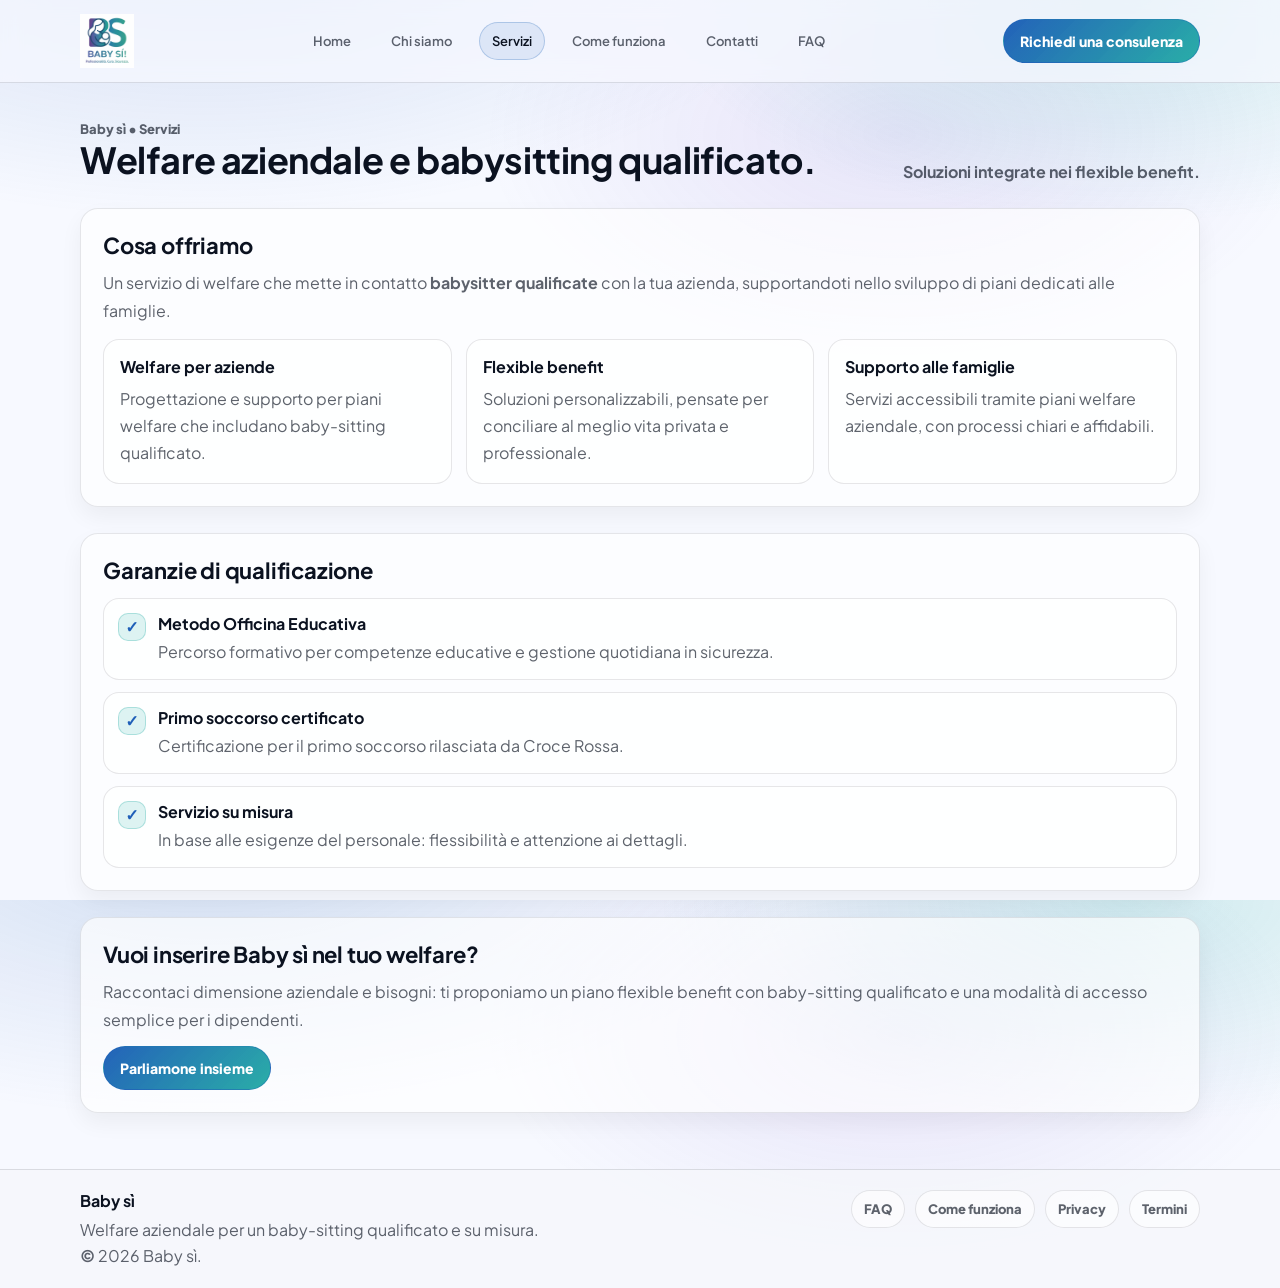
<file: servizi.html>
<!doctype html>
<html lang="it">
<head>
  <meta charset="utf-8" />
  <meta name="viewport" content="width=device-width, initial-scale=1" />
  <title>Servizi - Baby sì</title>
  <link rel="preconnect" href="https://fonts.googleapis.com" />
  <link rel="preconnect" href="https://fonts.gstatic.com" crossorigin />
  <link href="https://fonts.googleapis.com/css2?family=Plus+Jakarta+Sans:wght@600;700;800;900&display=swap" rel="stylesheet" />
  <link rel="stylesheet" href="styles.css" />
</head>
<body>
  <header>
    <div class="container nav">
      <a class="brand" href="index.html" aria-label="Baby sì - Home">
        <div class="brand-mark">
          <img
            src="1.png"
            alt="Logo Baby sì"
          />
        </div>
        <div class="brand-title">
          <strong>Baby sì</strong>
          <span>Welfare aziendale per famiglie</span>
        </div>
      </a>

      <nav aria-label="Navigazione principale">
        <ul>
          <li><a id="home-link" href="index.html">Home</a></li>
          <li><a id="chi-link" href="chi-siamo.html">Chi siamo</a></li>
          <li><a id="servizi-link" href="servizi.html" aria-current="page">Servizi</a></li>
          <li><a id="come-link" href="come-funziona.html">Come funziona</a></li>
          <li><a id="contatti-link" href="contatti.html">Contatti</a></li>
          <li><a id="faq-link" href="faq.html">FAQ</a></li>
        </ul>
      </nav>

      <div class="cta-row">
        <a class="btn btn-primary" href="contatti.html">Richiedi una consulenza</a>
      </div>
    </div>
  </header>

  <main>
    <div class="container">
      <div class="page-title">
        <div>
          <div class="breadcrumbs">Baby sì • Servizi</div>
          <h1>Welfare aziendale e babysitting qualificato.</h1>
        </div>
        <p>Soluzioni integrate nei flexible benefit.</p>
      </div>

      <section class="section">
        <h2>Cosa offriamo</h2>
        <p>
          Un servizio di welfare che mette in contatto <strong>babysitter qualificate</strong> con la tua azienda,
          supportandoti nello sviluppo di piani dedicati alle famiglie.
        </p>

        <div class="grid-3">
          <article class="card">
            <h3>Welfare per aziende</h3>
            <p>
              Progettazione e supporto per piani welfare che includano baby-sitting qualificato.
            </p>
          </article>
          <article class="card">
            <h3>Flexible benefit</h3>
            <p>
              Soluzioni personalizzabili, pensate per conciliare al meglio vita privata e professionale.
            </p>
          </article>
          <article class="card">
            <h3>Supporto alle famiglie</h3>
            <p>
              Servizi accessibili tramite piani welfare aziendale, con processi chiari e affidabili.
            </p>
          </article>
        </div>
      </section>

      <section class="section">
        <h2>Garanzie di qualificazione</h2>
        <div class="list">
          <div class="list-item">
            <div class="check">✓</div>
            <div>
              <h3>Metodo Officina Educativa</h3>
              <p>Percorso formativo per competenze educative e gestione quotidiana in sicurezza.</p>
            </div>
          </div>
          <div class="list-item">
            <div class="check">✓</div>
            <div>
              <h3>Primo soccorso certificato</h3>
              <p>Certificazione per il primo soccorso rilasciata da Croce Rossa.</p>
            </div>
          </div>
          <div class="list-item">
            <div class="check">✓</div>
            <div>
              <h3>Servizio su misura</h3>
              <p>In base alle esigenze del personale: flessibilità e attenzione ai dettagli.</p>
            </div>
          </div>
        </div>
      </section>

      <section class="section">
        <h2>Vuoi inserire Baby sì nel tuo welfare?</h2>
        <p>
          Raccontaci dimensione aziendale e bisogni: ti proponiamo un piano flexible benefit con baby-sitting
          qualificato e una modalità di accesso semplice per i dipendenti.
        </p>
        <a class="btn btn-primary" href="contatti.html">Parliamone insieme</a>
      </section>
    </div>
  </main>

  <footer>
    <div class="container footer-grid">
      <div>
        <strong>Baby sì</strong>
        <p>
          Welfare aziendale per un baby-sitting qualificato e su misura.
          <br />
          <span style="font-weight:800;">©</span> <span id="year"></span> Baby sì.
        </p>
      </div>
      <div class="footer-links" aria-label="Link utili">
        <a href="faq.html">FAQ</a>
        <a href="come-funziona.html">Come funziona</a>
        <a href="privacy.html">Privacy</a>
        <a href="termini.html">Termini</a>
      </div>
    </div>
  </footer>

  <script defer src="app.js"></script>
  <script>
    const y = document.getElementById("year");
    if(y) y.textContent = String(new Date().getFullYear());
  </script>
</body>
</html>
</file>
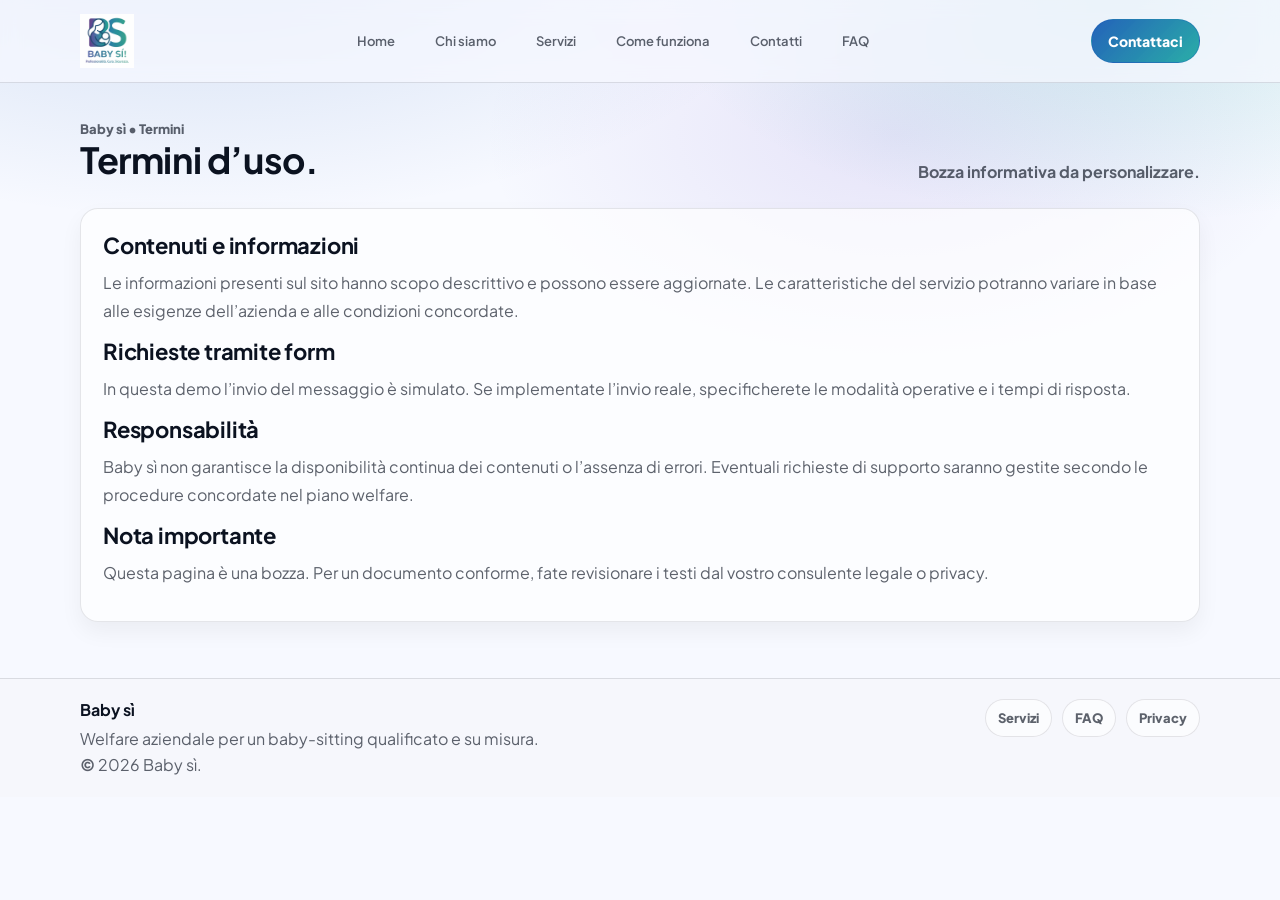
<file: termini.html>
<!doctype html>
<html lang="it">
<head>
  <meta charset="utf-8" />
  <meta name="viewport" content="width=device-width, initial-scale=1" />
  <title>Termini - Baby sì</title>
  <link rel="preconnect" href="https://fonts.googleapis.com" />
  <link rel="preconnect" href="https://fonts.gstatic.com" crossorigin />
  <link href="https://fonts.googleapis.com/css2?family=Plus+Jakarta+Sans:wght@600;700;800;900&display=swap" rel="stylesheet" />
  <link rel="stylesheet" href="styles.css" />
</head>
<body>
  <header>
    <div class="container nav">
      <a class="brand" href="index.html" aria-label="Baby sì - Home">
        <div class="brand-mark">
          <img
            src="1.png"
            alt="Logo Baby sì"
          />
        </div>
        <div class="brand-title">
          <strong>Baby sì</strong>
          <span>Welfare aziendale per famiglie</span>
        </div>
      </a>

      <nav aria-label="Navigazione principale">
        <ul>
          <li><a id="home-link" href="index.html">Home</a></li>
          <li><a id="chi-link" href="chi-siamo.html">Chi siamo</a></li>
          <li><a id="servizi-link" href="servizi.html">Servizi</a></li>
          <li><a id="come-link" href="come-funziona.html">Come funziona</a></li>
          <li><a id="contatti-link" href="contatti.html">Contatti</a></li>
          <li><a id="faq-link" href="faq.html">FAQ</a></li>
        </ul>
      </nav>

      <div class="cta-row">
        <a class="btn btn-primary" href="contatti.html">Contattaci</a>
      </div>
    </div>
  </header>

  <main>
    <div class="container">
      <div class="page-title">
        <div>
          <div class="breadcrumbs">Baby sì • Termini</div>
          <h1>Termini d’uso.</h1>
        </div>
        <p>Bozza informativa da personalizzare.</p>
      </div>

      <section class="section" aria-label="Termini d'uso">
        <h2>Contenuti e informazioni</h2>
        <p>
          Le informazioni presenti sul sito hanno scopo descrittivo e possono essere aggiornate.
          Le caratteristiche del servizio potranno variare in base alle esigenze dell’azienda e alle condizioni concordate.
        </p>

        <h2>Richieste tramite form</h2>
        <p>
          In questa demo l’invio del messaggio è simulato. Se implementate l’invio reale, specificherete le modalità operative
          e i tempi di risposta.
        </p>

        <h2>Responsabilità</h2>
        <p>
          Baby sì non garantisce la disponibilità continua dei contenuti o l’assenza di errori. Eventuali richieste di supporto
          saranno gestite secondo le procedure concordate nel piano welfare.
        </p>

        <h2>Nota importante</h2>
        <p>
          Questa pagina è una bozza. Per un documento conforme, fate revisionare i testi dal vostro consulente legale o privacy.
        </p>
      </section>
    </div>
  </main>

  <footer>
    <div class="container footer-grid">
      <div>
        <strong>Baby sì</strong>
        <p>
          Welfare aziendale per un baby-sitting qualificato e su misura.
          <br />
          <span style="font-weight:800;">©</span> <span id="year"></span> Baby sì.
        </p>
      </div>
      <div class="footer-links" aria-label="Link utili">
        <a href="servizi.html">Servizi</a>
        <a href="faq.html">FAQ</a>
        <a href="privacy.html">Privacy</a>
      </div>
    </div>
  </footer>

  <script defer src="app.js"></script>
  <script>
    const y = document.getElementById("year");
    if(y) y.textContent = String(new Date().getFullYear());
  </script>
</body>
</html>
</file>
<file: styles.css>
:root{
  --bg: #f7f9ff;
  --panel: #ffffff;
  --text: #0b1220;
  --muted: rgba(11,18,32,0.66);
  /* Palette ispirata al logo caricato (blu / teal / viola). */
  --brand: #1f5fb8;   /* blu */
  --brand2:#18a7a0;  /* teal */
  --accent:#6a49c9;  /* viola */
  --border: rgba(11, 18, 32, 0.12);
  --shadow: 0 12px 34px rgba(11, 18, 32, 0.08);
  --radius: 18px;
  --max: 1120px;
}

*{ box-sizing: border-box; }
html, body{ height: 100%; }
body{
  margin:0;
  font-family: "Plus Jakarta Sans", system-ui, -apple-system, Segoe UI, Roboto, Arial, sans-serif;
  background:
              radial-gradient(1100px 520px at 16% -8%, rgba(31,95,184,.18), transparent 56%),
              radial-gradient(900px 430px at 88% 0%, rgba(24,167,160,.18), transparent 52%),
              radial-gradient(750px 420px at 70% 15%, rgba(106,73,201,.12), transparent 55%),
              var(--bg);
  color: var(--text);
}
a{ color: inherit; text-decoration: none; }
img{ max-width: 100%; height: auto; }

.container{
  width: min(var(--max), calc(100% - 32px));
  margin: 0 auto;
}

header{
  position: sticky;
  top: 0;
  z-index: 50;
  backdrop-filter: blur(10px);
  background: rgba(247, 249, 255, 0.72);
  border-bottom: 1px solid var(--border);
}

.nav{
  display:flex;
  align-items:center;
  justify-content:space-between;
  gap: 16px;
  padding: 14px 0;
}

.brand{
  display:flex;
  align-items:center;
  gap: 12px;
  min-width: auto;
}

.brand-mark{
  width: 54px;
  height: 54px;
  border-radius: 0;
  background: transparent;
  border: 0;
  display:flex;
  align-items:center;
  justify-content:center;
  overflow: visible;
}
.brand-mark img{
  width: 100%;
  height: 100%;
  object-fit: cover;         /* crop so the icon/wordmark remains readable */
  object-position: 0% 0%;
  display:block;
}

.brand-title{
  display:flex;
  flex-direction:column;
  line-height:1.1;
}
.brand-title{
  display:none;
}
.brand-title strong{ font-size: 16px; letter-spacing: 0.2px; }
.brand-title span{ font-size: 12px; color: var(--muted); }

nav ul{
  display:flex;
  gap: 14px;
  padding:0;
  margin:0;
  list-style:none;
  flex-wrap: wrap;
  justify-content:flex-end;
}
nav a{
  display:inline-flex;
  align-items:center;
  padding: 10px 12px;
  border-radius: 999px;
  color: var(--muted);
  border: 1px solid transparent;
  transition: 160ms ease;
  font-weight: 600;
  font-size: 13px;
}
nav a:hover{
  color: var(--text);
  border-color: rgba(15,23,42,0.10);
  background: rgba(255,255,255,0.55);
}
nav a[aria-current="page"]{
  color: var(--text);
  border-color: rgba(31,95,184,0.25);
  background: rgba(31,95,184,0.10);
}

.cta-row{
  display:flex;
  gap: 12px;
  align-items:center;
  justify-content:flex-end;
}

.btn{
  display:inline-flex;
  align-items:center;
  justify-content:center;
  gap: 10px;
  padding: 12px 16px;
  border-radius: 999px;
  border: 1px solid rgba(11,18,32,0.12);
  background: rgba(255,255,255,0.72);
  color: var(--text);
  font-weight: 800;
  font-size: 14px;
  transition: 160ms ease;
}
.btn:hover{ transform: translateY(-1px); box-shadow: 0 12px 25px rgba(2,6,23,.10); }
.btn-primary{
  border-color: rgba(31,95,184,0.35);
  background: linear-gradient(135deg, rgba(31,95,184,0.98), rgba(24,167,160,0.92));
  color: #fff;
}
.btn-primary:hover{ filter: brightness(1.02); box-shadow: 0 16px 35px rgba(31,95,184,0.18); }

main{ padding: 26px 0 56px; }

.hero{
  position: relative;
  border: 1px solid rgba(15,23,42,0.10);
  border-radius: calc(var(--radius) + 8px);
  overflow: hidden;
  background: linear-gradient(135deg, rgba(255,255,255,0.75), rgba(255,255,255,0.35));
  box-shadow: var(--shadow);
}

.hero-grid{
  display:grid;
  grid-template-columns: 1.1fr .9fr;
  gap: 20px;
  padding: 26px;
  align-items: center;
}

.hero h1{
  margin: 0 0 10px;
  font-size: clamp(30px, 4vw, 48px);
  letter-spacing: -0.6px;
}
.hero p{
  margin: 0 0 18px;
  font-size: 16px;
  color: var(--muted);
  line-height: 1.7;
}

.tag-row{
  display:flex;
  gap: 10px;
  flex-wrap: wrap;
  margin: 14px 0 20px;
}
.tag{
  display:inline-flex;
  align-items:center;
  gap: 8px;
  padding: 10px 12px;
  border-radius: 999px;
  border: 1px solid rgba(15,23,42,0.10);
  background: rgba(255,255,255,0.6);
  color: var(--text);
  font-weight: 800;
  font-size: 13px;
}
.dot{
  width: 9px; height: 9px; border-radius: 99px; background: var(--brand);
  box-shadow: 0 0 0 5px rgba(31,95,184,0.15);
}
.dot.green{ background: var(--brand2); box-shadow: 0 0 0 5px rgba(24,167,160,0.15); }
.dot.amber{ background: var(--accent); box-shadow: 0 0 0 5px rgba(106,73,201,0.18); }

.hero-visual{
  position: relative;
  min-height: 320px;
  border-radius: var(--radius);
  border: 1px solid rgba(15,23,42,0.10);
  overflow:hidden;
  background:
    radial-gradient(900px 400px at 10% 10%, rgba(31,95,184,0.26), transparent 55%),
    radial-gradient(700px 350px at 90% 0%, rgba(24,167,160,0.22), transparent 50%),
    radial-gradient(520px 320px at 55% 20%, rgba(106,73,201,0.14), transparent 55%),
    #ffffff;
}

.hero-visual::after{
  content:"";
  position:absolute; inset:-2px;
  background:
    linear-gradient(135deg, rgba(31,95,184,0.18), rgba(24,167,160,0.18)),
    radial-gradient(circle at 30% 10%, rgba(106,73,201,0.18), transparent 40%);
  pointer-events:none;
}

.hero-visual img{
  position: relative;
  z-index: 1;
  width: 100%;
  height: 100%;
  object-fit: cover;
  transform: scale(1.03);
  filter: saturate(1.05) contrast(1.02);
}

.section{
  margin-top: 26px;
  padding: 22px;
  border: 1px solid rgba(15,23,42,0.10);
  border-radius: var(--radius);
  background: rgba(255,255,255,0.66);
  box-shadow: 0 10px 22px rgba(2,6,23,0.05);
}
.section h2{
  margin: 0 0 10px;
  font-size: 22px;
  letter-spacing: -0.2px;
}
.section p{
  margin: 0 0 12px;
  color: var(--muted);
  line-height: 1.75;
}

.grid-3{
  display:grid;
  grid-template-columns: repeat(3, 1fr);
  gap: 14px;
  margin-top: 14px;
}
.card{
  padding: 16px;
  border-radius: 16px;
  border: 1px solid rgba(11,18,32,0.10);
  background: rgba(255,255,255,0.74);
}
.card h3{
  margin: 0 0 8px;
  font-size: 16px;
}
.card p{ margin:0; color: var(--muted); line-height: 1.7; }

.list{
  display:grid;
  gap: 12px;
  margin-top: 14px;
}
.list-item{
  display:flex;
  gap: 12px;
  align-items:flex-start;
  padding: 14px;
  border-radius: 16px;
  border: 1px solid rgba(11,18,32,0.10);
  background: rgba(255,255,255,0.74);
}
.check{
  width: 28px; height: 28px; border-radius: 10px;
  background: rgba(24,167,160,0.14);
  border: 1px solid rgba(24,167,160,0.26);
  display:flex; align-items:center; justify-content:center;
  font-weight: 1000;
  color: var(--brand);
  flex: 0 0 auto;
}
.list-item h3{
  margin: 0 0 4px;
  font-size: 16px;
}
.list-item p{
  margin: 0;
  color: var(--muted);
  line-height: 1.7;
}

.two-col{
  display:grid;
  grid-template-columns: 1fr 1fr;
  gap: 16px;
  margin-top: 14px;
}

.faq details{
  border: 1px solid rgba(11,18,32,0.10);
  border-radius: 16px;
  background: rgba(255,255,255,0.72);
  padding: 14px 16px;
  margin-top: 12px;
}
.faq summary{
  cursor:pointer;
  font-weight: 900;
}
.faq p{ margin-top: 10px; }

form{
  margin-top: 10px;
  display:grid;
  grid-template-columns: 1fr 1fr;
  gap: 12px;
  padding: 14px;
  border: 1px solid rgba(31,95,184,0.14);
  border-radius: 16px;
  background: rgba(255,255,255,0.78);
  box-shadow: 0 12px 28px rgba(2,6,23,0.06);
}
label{
  display:flex;
  flex-direction:column;
  gap: 8px;
  font-weight: 800;
  font-size: 13px;
}
input, textarea, select{
  width: 100%;
  border-radius: 14px;
  border: 1px solid rgba(11,18,32,0.16);
  background: rgba(255,255,255,0.78);
  padding: 12px 12px;
  font-size: 14px;
  color: var(--text);
  outline: none;
  transition: border-color 180ms ease, box-shadow 180ms ease, transform 180ms ease;
}
input:focus, textarea:focus, select:focus{
  border-color: rgba(31,95,184,0.45);
  box-shadow: 0 0 0 4px rgba(31,95,184,0.12);
  transform: translateY(-1px);
}
textarea{ min-height: 120px; resize: vertical; grid-column: 1 / -1; }
.form-actions{
  grid-column: 1 / -1;
  display:flex;
  gap: 12px;
  align-items:center;
  justify-content: flex-end;
  flex-wrap: wrap;
  margin-top: 6px;
}
.form-note{
  color: var(--muted);
  font-size: 13px;
  font-weight: 700;
}
.consent-row{
  display: flex;
  flex-direction: row;
  align-items: center;
  gap: 6px;
  font-weight: 700;
  line-height: 1.45;
}
.consent-row input[type="checkbox"]{
  width: 16px;
  height: 16px;
  margin: 0;
  flex: 0 0 auto;
  transform: translateY(0);
}
.consent-row span{
  color: var(--muted);
}
.error{
  color: #b91c1c;
  font-weight: 900;
  font-size: 13px;
}
.success{
  color: #138f87;
  font-weight: 950;
  font-size: 14px;
}

footer{
  border-top: 1px solid var(--border);
  background: rgba(246, 247, 251, 0.75);
  padding: 20px 0;
}
.footer-grid{
  display:flex;
  align-items:flex-start;
  justify-content:space-between;
  gap: 14px;
  flex-wrap: wrap;
}
.footer-grid p{
  margin: 6px 0 0;
  color: var(--muted);
  line-height:1.6;
}
.footer-links{
  display:flex;
  gap: 10px;
  flex-wrap: wrap;
}
.footer-links a{
  padding: 10px 12px;
  border-radius: 999px;
  border: 1px solid rgba(11,18,32,0.10);
  background: rgba(255,255,255,0.6);
  color: var(--muted);
  font-weight: 900;
  font-size: 13px;
}
.footer-links a:hover{ color: var(--text); }

.sr-only{
  position:absolute;
  width:1px; height:1px;
  padding:0; margin:-1px;
  overflow:hidden; clip: rect(0,0,0,0);
  border:0;
}

.page-title{
  margin: 12px 0 14px;
  display:flex;
  align-items:flex-end;
  justify-content:space-between;
  gap: 16px;
  flex-wrap: wrap;
}
.page-title h1{
  margin:0;
  font-size: clamp(26px, 3.2vw, 36px);
  letter-spacing: -0.4px;
}
.page-title p{ margin:0; color: var(--muted); font-weight: 700; }

.breadcrumbs{
  color: var(--muted);
  font-weight: 800;
  font-size: 13px;
}

.reveal-up{
  opacity: 0;
  transform: translateY(16px);
  transition: opacity 420ms ease, transform 420ms ease;
}
.reveal-up.is-visible{
  opacity: 1;
  transform: translateY(0);
}

@keyframes statusPulse{
  0% { transform: scale(0.985); opacity: 0.55; }
  70% { transform: scale(1.01); opacity: 1; }
  100% { transform: scale(1); opacity: 1; }
}
.status-pop{
  animation: statusPulse 320ms ease;
}

@media (max-width: 980px){
  .hero-grid{ grid-template-columns: 1fr; }
  .hero-visual{ min-height: 260px; }
  .grid-3{ grid-template-columns: 1fr; }
  .two-col{ grid-template-columns: 1fr; }
  nav ul{ justify-content:flex-start; }
  .cta-row{ justify-content:flex-start; }
  .nav{ flex-direction: column; align-items:flex-start; }
}
</file>
